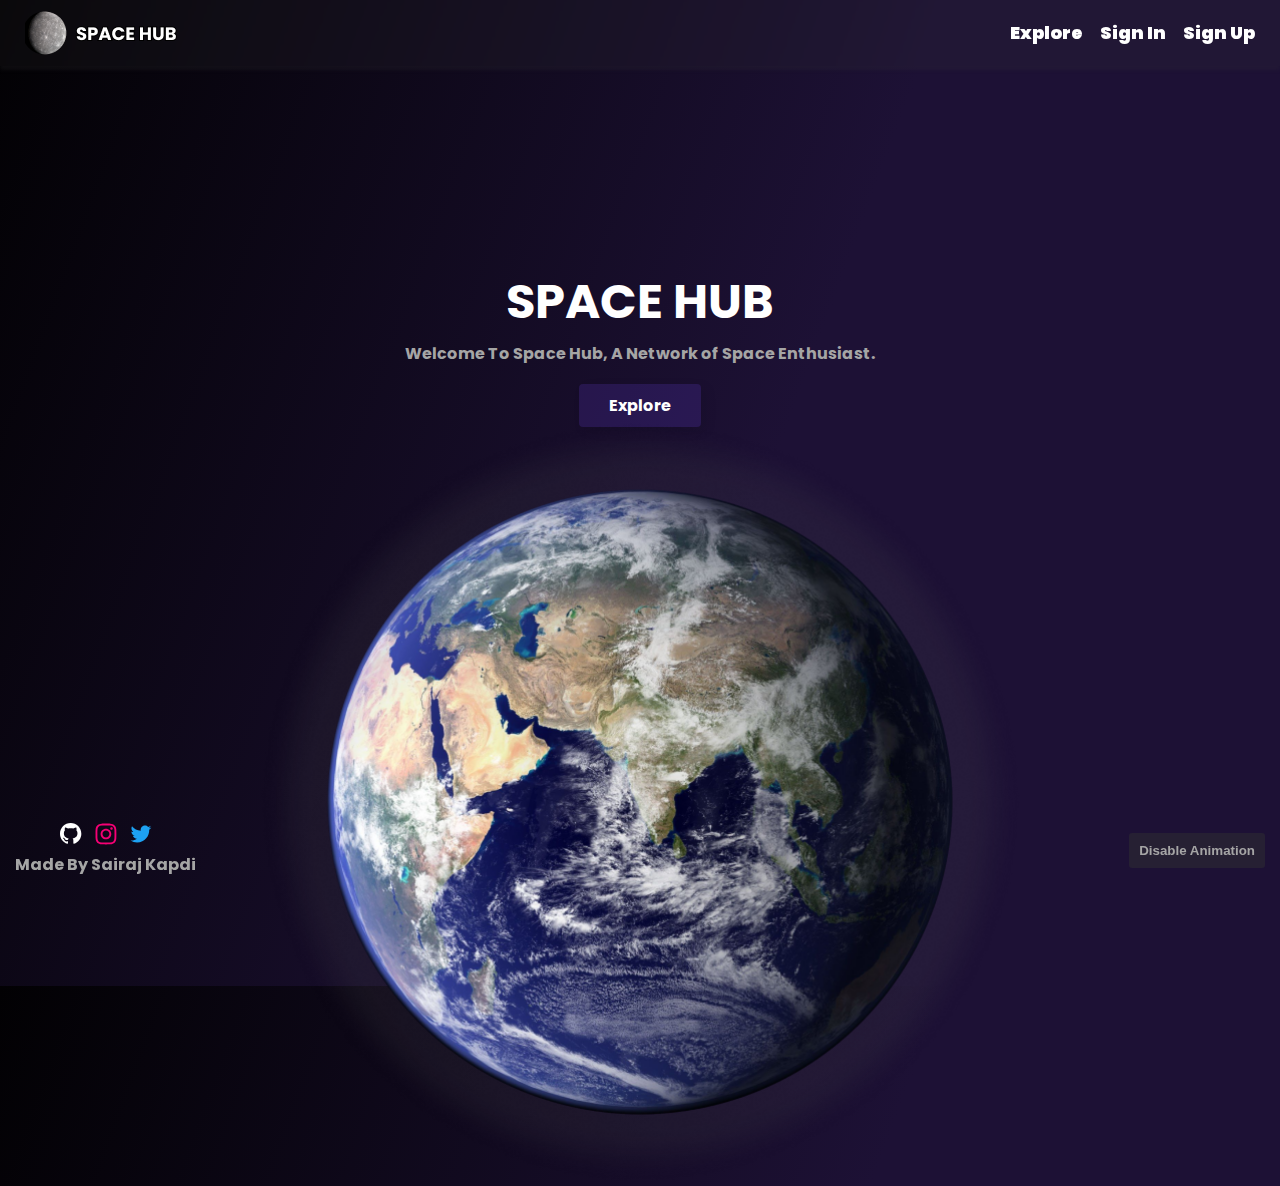
<file: templates/index.html>
<!DOCTYPE html>
<html lang="en">
  <head>
    <meta charset="UTF-8" />
    <meta http-equiv="X-UA-Compatible" content="IE=edge" />
    <meta name="viewport" content="width=device-width, initial-scale=1.0" />
    <title>Space Hub</title>
    <link rel="stylesheet" href="../css/style.css" />
    <link rel="stylesheet" href="../css/home.css" />
  </head>
  <body class="home-body">

    <header>
      <div class="container navbar">
        <img src="../assets/SH_logo.png" alt="logo" />
        <div class="navbar__navigations">
          <a href="./explore.html">Explore</a>
          <a href="./signin.html">Sign In</a>
          <a href="./signup.html">Sign Up</a>
        </div>
      </div>
    </header>

    <main class="home">
      <div class="home--heading">
        <h1>SPACE HUB</h1>
        <p>Welcome To Space Hub, A Network of Space Enthusiast.</p>
        <div>
          <a href="./explore.html">Explore</a>
        </div>
      </div>
      <img src="../assets/earth 2.png" />
    </main>

    <footer>
      <div class="container footer">
        <div class="footer__social-links">
          <div class="footer__social-link-icons">
            <a>
              <svg
                width="18"
                height="18"
                viewBox="0 0 18 18"
                fill="none"
                xmlns="http://www.w3.org/2000/svg"
              >
                <path
                  d="M8.72727 0C3.90836 0 0 3.90764 0 8.72727C0 12.5833 2.50036 15.8545 5.96873 17.0087C6.40436 17.0895 6.54545 16.8189 6.54545 16.5891V14.9644C4.11782 15.4924 3.61236 13.9345 3.61236 13.9345C3.21527 12.9258 2.64291 12.6575 2.64291 12.6575C1.85091 12.1156 2.70327 12.1273 2.70327 12.1273C3.57964 12.1884 4.04073 13.0269 4.04073 13.0269C4.81891 14.3607 6.08218 13.9753 6.58036 13.752C6.65818 13.1884 6.88436 12.8029 7.13455 12.5855C5.19636 12.3636 3.15855 11.6153 3.15855 8.272C3.15855 7.31855 3.49964 6.54036 4.05745 5.92946C3.96727 5.70909 3.66836 4.82109 4.14255 3.61964C4.14255 3.61964 4.87564 3.38545 6.54327 4.51418C7.23927 4.32073 7.98545 4.224 8.72727 4.22036C9.46909 4.224 10.216 4.32073 10.9135 4.51418C12.5796 3.38545 13.3113 3.61964 13.3113 3.61964C13.7862 4.82182 13.4873 5.70982 13.3971 5.92946C13.9571 6.54036 14.2953 7.31927 14.2953 8.272C14.2953 11.624 12.2538 12.3622 10.3105 12.5782C10.6233 12.8487 10.9091 13.3796 10.9091 14.1942V16.5891C10.9091 16.8211 11.0487 17.0938 11.4916 17.008C14.9571 15.8524 17.4545 12.5818 17.4545 8.72727C17.4545 3.90764 13.5469 0 8.72727 0Z"
                  fill="white"
                />
              </svg>
            </a>
            <a>
              <svg
                width="19"
                height="18"
                viewBox="0 0 19 18"
                fill="none"
                xmlns="http://www.w3.org/2000/svg"
              >
                <path
                  d="M9.45453 1.62225C11.8575 1.62225 12.1425 1.63125 13.092 1.67475C15.531 1.78575 16.6703 2.943 16.7813 5.364C16.8248 6.31275 16.833 6.59775 16.833 9.00075C16.833 11.4045 16.824 11.6888 16.7813 12.6375C16.6695 15.0563 15.5333 16.2157 13.092 16.3267C12.1425 16.3702 11.859 16.3792 9.45453 16.3792C7.05153 16.3792 6.76653 16.3702 5.81778 16.3267C3.37278 16.215 2.23953 15.0525 2.12853 12.6368C2.08503 11.688 2.07603 11.4037 2.07603 9C2.07603 6.597 2.08578 6.31275 2.12853 5.36325C2.24028 2.943 3.37653 1.785 5.81778 1.674C6.76728 1.63125 7.05153 1.62225 9.45453 1.62225ZM9.45453 0C7.01028 0 6.70428 0.0105 5.74428 0.054C2.47578 0.204 0.659279 2.0175 0.509279 5.289C0.465029 6.24975 0.454529 6.55575 0.454529 9C0.454529 11.4443 0.465029 11.751 0.508529 12.711C0.658529 15.9795 2.47203 17.796 5.74353 17.946C6.70428 17.9895 7.01028 18 9.45453 18C11.8988 18 12.2055 17.9895 13.1655 17.946C16.431 17.796 18.252 15.9825 18.3998 12.711C18.444 11.751 18.4545 11.4443 18.4545 9C18.4545 6.55575 18.444 6.24975 18.4005 5.28975C18.2535 2.02425 16.4378 0.20475 13.1663 0.05475C12.2055 0.0105 11.8988 0 9.45453 0V0ZM9.45453 4.3785C6.90228 4.3785 4.83303 6.44775 4.83303 9C4.83303 11.5522 6.90228 13.6222 9.45453 13.6222C12.0068 13.6222 14.076 11.553 14.076 9C14.076 6.44775 12.0068 4.3785 9.45453 4.3785ZM9.45453 12C7.79778 12 6.45453 10.6575 6.45453 9C6.45453 7.34325 7.79778 6 9.45453 6C11.1113 6 12.4545 7.34325 12.4545 9C12.4545 10.6575 11.1113 12 9.45453 12ZM14.259 3.11625C13.662 3.11625 13.1783 3.6 13.1783 4.19625C13.1783 4.7925 13.662 5.27625 14.259 5.27625C14.8553 5.27625 15.3383 4.7925 15.3383 4.19625C15.3383 3.6 14.8553 3.11625 14.259 3.11625Z"
                  fill="#F70075"
                />
              </svg>
            </a>
            <a>
              <svg
                width="18"
                height="15"
                viewBox="0 0 18 15"
                fill="none"
                xmlns="http://www.w3.org/2000/svg"
              >
                <path
                  d="M17.4546 2.22783C16.8291 2.50549 16.1569 2.69249 15.4514 2.77679C16.1718 2.34541 16.725 1.66187 16.985 0.847285C16.3113 1.24679 15.5648 1.5372 14.77 1.69374C14.1346 1.01587 13.2273 0.592285 12.2243 0.592285C9.97246 0.592285 8.3178 2.6932 8.82638 4.87416C5.92859 4.72895 3.35876 3.34062 1.63821 1.23049C0.724465 2.79804 1.16434 4.84866 2.71701 5.88708C2.14609 5.86866 1.60776 5.71212 1.13813 5.45074C1.09988 7.06645 2.25801 8.57804 3.93534 8.91449C3.44446 9.04766 2.90684 9.07883 2.36001 8.97399C2.80342 10.3595 4.09117 11.3675 5.61834 11.3958C4.15209 12.5454 2.30476 13.059 0.45459 12.8408C1.99805 13.8303 3.83192 14.4076 5.80109 14.4076C12.2767 14.4076 15.9352 8.93858 15.7142 4.03337C16.3956 3.54108 16.9871 2.92695 17.4546 2.22783Z"
                  fill="#1DA1F2"
                />
              </svg>
            </a>
          </div>
          <p>Made By Sairaj Kapdi</p>
        </div>
        <button>Disable Animation</button>
      </div>
    </footer>
  </body>
</html>
</file>
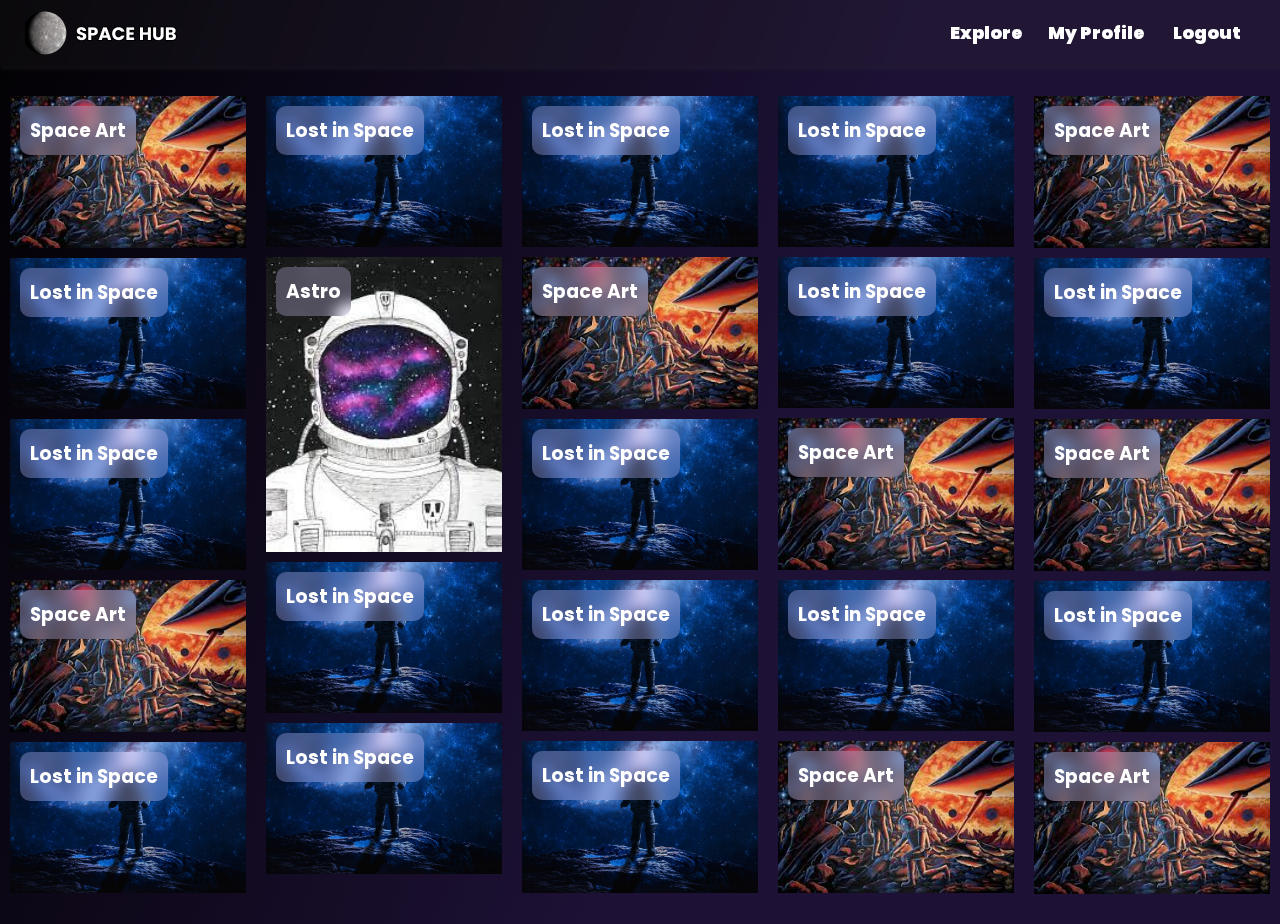
<file: templates/explore.html>
<!DOCTYPE html>
<html lang="en">

<head>
  <meta charset="UTF-8" />
  <meta http-equiv="X-UA-Compatible" content="IE=edge" />
  <meta name="viewport" content="width=device-width, initial-scale=1.0" />
  <title>Document</title>
  <link rel="stylesheet" href="../css/style.css" />
  <link rel="stylesheet" href="../css/explore.css" />
</head>

<body>
  <header>
    <div class="container navbar">
      <img src="../assets/SH_logo.png" alt="logo" />
      <div class="navbar__navigations">
        <a href="./explore.html">Explore</a>
        <a href="./profile.html">My Profile</a>
        <a href="./explore.html">Logout</a>
      </div>
    </div>
  </header>

  <main class="container">
    <div class="column">
      <div class="post">
        <div class="post-title">
          <h3>Space Art</h3>
        </div>
        <a href="./view.html">
          <img src="../assets/spaceart.jpeg" />
        </a>
      </div>
      <div class="post">
        <div class="post-title">
          <h3>Lost in Space</h3>
        </div>
        <a href="./view.html">
          <img src="../assets/astronaut.png" />
        </a>
      </div>
      <div class="post">
        <div class="post-title">
          <h3>Lost in Space</h3>
        </div>
        <a href="./view.html">
          <img src="../assets/astronaut.png" />
        </a>
      </div>
      <div class="post">
        <div class="post-title">
          <h3>Space Art</h3>
        </div>
        <a href="./view.html">
          <img src="../assets/spaceart.jpeg" />
        </a>
      </div>
      <div class="post">
        <div class="post-title">
          <h3>Lost in Space</h3>
        </div>
        <a href="./view.html">
          <img src="../assets/astronaut.png" />
        </a>
      </div>
    </div>
    <div class="column">
      <div class="post">
        <div class="post-title">
          <h3>Lost in Space</h3>
        </div>
        <a href="./view.html">
          <img src="../assets/astronaut.png" />
        </a>
      </div>
      <div class="post">
        <div class="post-title">
          <h3>Astro</h3>
        </div>
        <a href="./view.html">
          <img src="../assets/astro.jpeg" />
        </a>
      </div>
      <div class="post">
        <div class="post-title">
          <h3>Lost in Space</h3>
        </div>
        <a href="./view.html">
          <img src="../assets/astronaut.png" />
        </a>
      </div>
      <div class="post">
        <div class="post-title">
          <h3>Lost in Space</h3>
        </div>
        <a href="./view.html">
          <img src="../assets/astronaut.png" />
        </a>
      </div>
    </div>
    <div class="column">
      <div class="post">
        <div class="post-title">
          <h3>Lost in Space</h3>
        </div>
        <a href="./view.html">
          <img src="../assets/astronaut.png" />
        </a>
      </div>
      <div class="post">
        <div class="post-title">
          <h3>Space Art</h3>
        </div>
        <a href="./view.html">
          <img src="../assets/spaceart.jpeg" />
        </a>
      </div>
      <div class="post">
        <div class="post-title">
          <h3>Lost in Space</h3>
        </div>
        <a href="./view.html">
          <img src="../assets/astronaut.png" />
        </a>
      </div>
      <div class="post">
        <div class="post-title">
          <h3>Lost in Space</h3>
        </div>
        <a href="./view.html">
          <img src="../assets/astronaut.png" />
        </a>
      </div>
      <div class="post">
        <div class="post-title">
          <h3>Lost in Space</h3>
        </div>
        <a href="./view.html">
          <img src="../assets/astronaut.png" />
        </a>
      </div>
    </div>
    <div class="column">
      <div class="post">
        <div class="post-title">
          <h3>Lost in Space</h3>
        </div>
        <a href="./view.html">
          <img src="../assets/astronaut.png" />
        </a>
      </div>
      <div class="post">
        <div class="post-title">
          <h3>Lost in Space</h3>
        </div>
        <a href="./view.html">
          <img src="../assets/astronaut.png" />
        </a>
      </div>
      <div class="post">
        <div class="post-title">
          <h3>Space Art</h3>
        </div>
        <a href="./view.html">
          <img src="../assets/spaceart.jpeg" />
        </a>
      </div>
      <div class="post">
        <div class="post-title">
          <h3>Lost in Space</h3>
        </div>
        <a href="./view.html">
          <img src="../assets/astronaut.png" />
        </a>
      </div>
      <div class="post">
        <div class="post-title">
          <h3>Space Art</h3>
        </div>
        <a href="./view.html">
          <img src="../assets/spaceart.jpeg" />
        </a>
      </div>
    </div>
    <div class="column">
      <div class="post">
        <div class="post-title">
          <h3>Space Art</h3>
        </div>
        <a href="./view.html">
          <img src="../assets/spaceart.jpeg" />
        </a>
      </div>
      <div class="post">
        <div class="post-title">
          <h3>Lost in Space</h3>
        </div>
        <a href="./view.html">
          <img src="../assets/astronaut.png" />
        </a>
      </div>
      <div class="post">
        <div class="post-title">
          <h3>Space Art</h3>
        </div>
        <a href="./view.html">
          <img src="../assets/spaceart.jpeg" />
        </a>
      </div>
      <div class="post">
        <div class="post-title">
          <h3>Lost in Space</h3>
        </div>
        <a href="./view.html">
          <img src="../assets/astronaut.png" />
        </a>
      </div>
      <div class="post">
        <div class="post-title">
          <h3>Space Art</h3>
        </div>
        <a href="./view.html">
          <img src="../assets/spaceart.jpeg" />
        </a>
      </div>
    </div>
  </main>
</body>

</html>
</file>
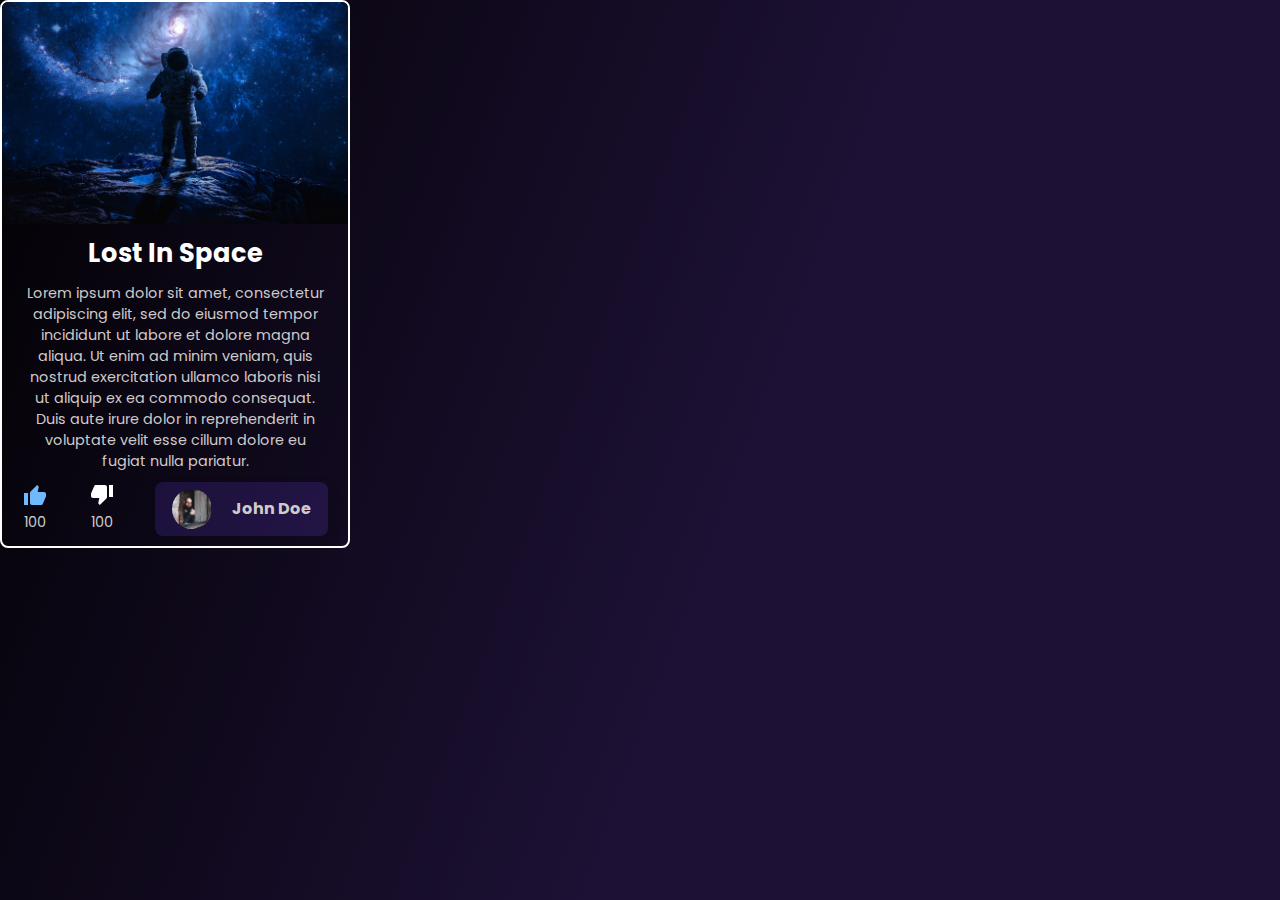
<file: templates/postCard.html>
<!DOCTYPE html>
<html lang="en">
  <head>
    <meta charset="UTF-8" />
    <meta http-equiv="X-UA-Compatible" content="IE=edge" />
    <meta name="viewport" content="width=device-width, initial-scale=1.0" />
    <title>Document</title>
    <link rel="stylesheet" href="../css/style.css" />
    <link rel="stylesheet" href="../css/postCard.css">
  </head>
  <body>
    <div class="card">
      <img src="../assets/astronaut.png" id="post-img" />
      <h3>Lost In Space</h3>
      <p>
        Lorem ipsum dolor sit amet, consectetur adipiscing elit, sed do eiusmod
        tempor incididunt ut labore et dolore magna aliqua. Ut enim ad minim
        veniam, quis nostrud exercitation ullamco laboris nisi ut aliquip ex ea
        commodo consequat. Duis aute irure dolor in reprehenderit in voluptate
        velit esse cillum dolore eu fugiat nulla pariatur.
      </p>
      <div class="card-interactions">
        <div class="card-interactions__buttons">
          <div>
            <svg
              width="22"
              height="20"
              viewBox="0 0 22 20"
              fill="none"
              xmlns="http://www.w3.org/2000/svg"
            >
              <path
                d="M0 20H4V8H0V20ZM22 9C22 7.9 21.1 7 20 7H13.69L14.64 2.43L14.67 2.11C14.67 1.7 14.5 1.32 14.23 1.05L13.17 0L6.59 6.59C6.22 6.95 6 7.45 6 8V18C6 19.1 6.9 20 8 20H17C17.83 20 18.54 19.5 18.84 18.78L21.86 11.73C21.95 11.5 22 11.26 22 11V9Z"
                fill="#6FBAFF"
              />
            </svg>
            <p>100</p>
          </div>
          <div>
            <svg
              width="22"
              height="20"
              viewBox="0 0 22 20"
              fill="none"
              xmlns="http://www.w3.org/2000/svg"
            >
              <path
                d="M14 0H5C4.17 0 3.46 0.5 3.16 1.22L0.14 8.27C0.05 8.5 0 8.74 0 9V11C0 12.1 0.9 13 2 13H8.31L7.36 17.57L7.33 17.89C7.33 18.3 7.5 18.68 7.77 18.95L8.83 20L15.42 13.41C15.78 13.05 16 12.55 16 12V2C16 0.9 15.1 0 14 0ZM18 0V12H22V0H18Z"
                fill="white"
              />
            </svg>
            <p>100</p>
          </div>
        </div>

        <div class="profile__button">
          <img src="../assets/profile.png" />
          <p>John Doe</p>
        </div>
      </div>
    </div>
  </body>
</html>
</file>
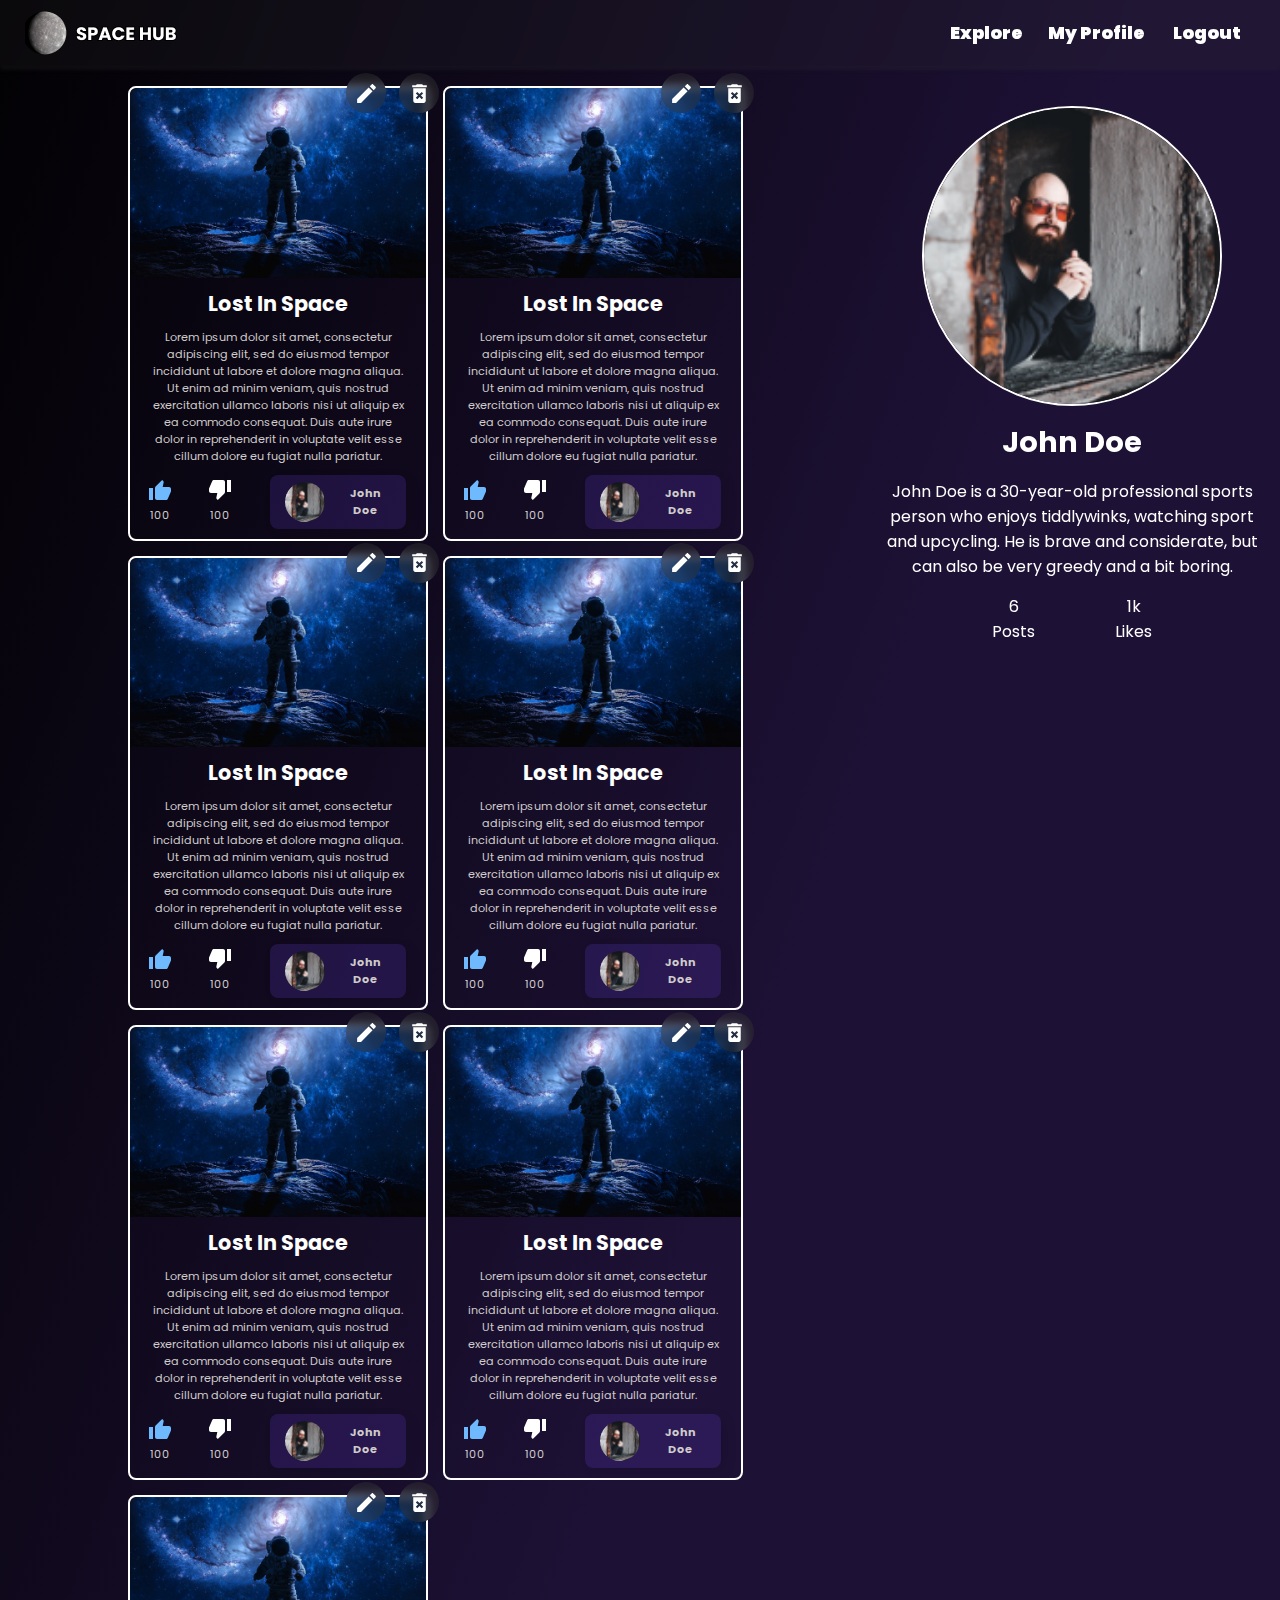
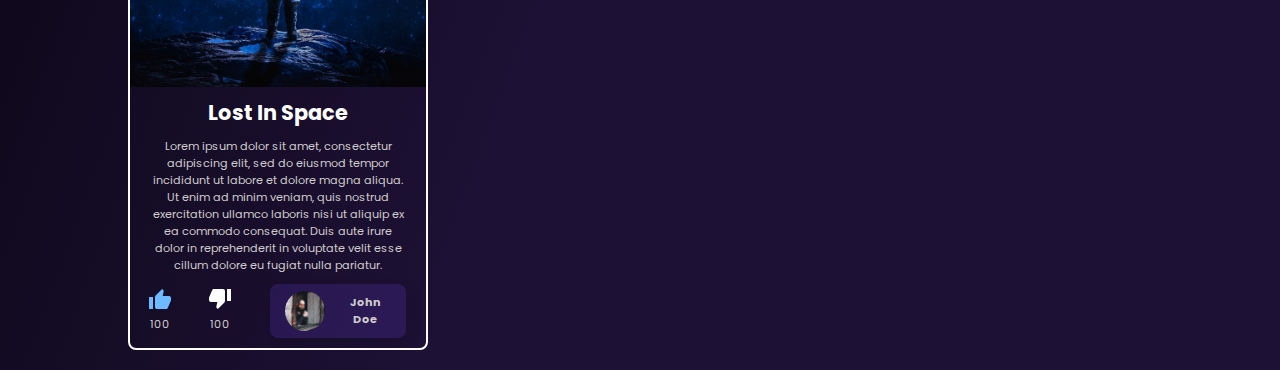
<file: templates/profile.html>
<!DOCTYPE html>
<html lang="en">
  <head>
    <meta charset="UTF-8" />
    <meta http-equiv="X-UA-Compatible" content="IE=edge" />
    <meta name="viewport" content="width=device-width, initial-scale=1.0" />
    <title>SPACE HUB | My Profile</title>
    <link rel="stylesheet" href="../css/style.css" />
    <link rel="stylesheet" href="../css/profile.css" />
  </head>
  <body>
    <header>
      <div class="container navbar">
        <img src="../assets/SH_logo.png" alt="logo" />
        <div class="navbar__navigations">
          <a href="./explore.html">Explore</a>
          <a href="./profile.html">My Profile</a>
          <a href="#">Logout</a>
        </div>
      </div>
    </header>

    <main class="container">
      <div class="post--list">
        <div class="card">
          <div class="edit">
            <img src="../assets/edit.svg" />
          </div>
          <div class="delete">
            <img src="../assets/delete.svg" />
          </div>
          <img src="../assets/astronaut.png" id="post-img" />
          <h3>Lost In Space</h3>
          <p>
            Lorem ipsum dolor sit amet, consectetur adipiscing elit, sed do
            eiusmod tempor incididunt ut labore et dolore magna aliqua. Ut enim
            ad minim veniam, quis nostrud exercitation ullamco laboris nisi ut
            aliquip ex ea commodo consequat. Duis aute irure dolor in
            reprehenderit in voluptate velit esse cillum dolore eu fugiat nulla
            pariatur.
          </p>
          <div class="card-interactions">
            <div class="card-interactions__buttons">
              <div>
                <svg
                  width="22"
                  height="20"
                  viewBox="0 0 22 20"
                  fill="none"
                  xmlns="http://www.w3.org/2000/svg"
                >
                  <path
                    d="M0 20H4V8H0V20ZM22 9C22 7.9 21.1 7 20 7H13.69L14.64 2.43L14.67 2.11C14.67 1.7 14.5 1.32 14.23 1.05L13.17 0L6.59 6.59C6.22 6.95 6 7.45 6 8V18C6 19.1 6.9 20 8 20H17C17.83 20 18.54 19.5 18.84 18.78L21.86 11.73C21.95 11.5 22 11.26 22 11V9Z"
                    fill="#6FBAFF"
                  />
                </svg>
                <p>100</p>
              </div>
              <div>
                <svg
                  width="22"
                  height="20"
                  viewBox="0 0 22 20"
                  fill="none"
                  xmlns="http://www.w3.org/2000/svg"
                >
                  <path
                    d="M14 0H5C4.17 0 3.46 0.5 3.16 1.22L0.14 8.27C0.05 8.5 0 8.74 0 9V11C0 12.1 0.9 13 2 13H8.31L7.36 17.57L7.33 17.89C7.33 18.3 7.5 18.68 7.77 18.95L8.83 20L15.42 13.41C15.78 13.05 16 12.55 16 12V2C16 0.9 15.1 0 14 0ZM18 0V12H22V0H18Z"
                    fill="white"
                  />
                </svg>
                <p>100</p>
              </div>
            </div>

            <div class="profile__button">
              <img src="../assets/profile.png" />
              <p>John Doe</p>
            </div>
          </div>
        </div>

        <div class="card">
          <div class="edit">
            <img src="../assets/edit.svg" />
          </div>
          <div class="delete">
            <img src="../assets/delete.svg" />
          </div>
          <img src="../assets/astronaut.png" id="post-img" />
          <h3>Lost In Space</h3>
          <p>
            Lorem ipsum dolor sit amet, consectetur adipiscing elit, sed do
            eiusmod tempor incididunt ut labore et dolore magna aliqua. Ut enim
            ad minim veniam, quis nostrud exercitation ullamco laboris nisi ut
            aliquip ex ea commodo consequat. Duis aute irure dolor in
            reprehenderit in voluptate velit esse cillum dolore eu fugiat nulla
            pariatur.
          </p>
          <div class="card-interactions">
            <div class="card-interactions__buttons">
              <div>
                <svg
                  width="22"
                  height="20"
                  viewBox="0 0 22 20"
                  fill="none"
                  xmlns="http://www.w3.org/2000/svg"
                >
                  <path
                    d="M0 20H4V8H0V20ZM22 9C22 7.9 21.1 7 20 7H13.69L14.64 2.43L14.67 2.11C14.67 1.7 14.5 1.32 14.23 1.05L13.17 0L6.59 6.59C6.22 6.95 6 7.45 6 8V18C6 19.1 6.9 20 8 20H17C17.83 20 18.54 19.5 18.84 18.78L21.86 11.73C21.95 11.5 22 11.26 22 11V9Z"
                    fill="#6FBAFF"
                  />
                </svg>
                <p>100</p>
              </div>
              <div>
                <svg
                  width="22"
                  height="20"
                  viewBox="0 0 22 20"
                  fill="none"
                  xmlns="http://www.w3.org/2000/svg"
                >
                  <path
                    d="M14 0H5C4.17 0 3.46 0.5 3.16 1.22L0.14 8.27C0.05 8.5 0 8.74 0 9V11C0 12.1 0.9 13 2 13H8.31L7.36 17.57L7.33 17.89C7.33 18.3 7.5 18.68 7.77 18.95L8.83 20L15.42 13.41C15.78 13.05 16 12.55 16 12V2C16 0.9 15.1 0 14 0ZM18 0V12H22V0H18Z"
                    fill="white"
                  />
                </svg>
                <p>100</p>
              </div>
            </div>

            <div class="profile__button">
              <img src="../assets/profile.png" />
              <p>John Doe</p>
            </div>
          </div>
        </div>

        <div class="card">
          <div class="edit">
            <img src="../assets/edit.svg" />
          </div>
          <div class="delete">
            <img src="../assets/delete.svg" />
          </div>
          <img src="../assets/astronaut.png" id="post-img" />
          <h3>Lost In Space</h3>
          <p>
            Lorem ipsum dolor sit amet, consectetur adipiscing elit, sed do
            eiusmod tempor incididunt ut labore et dolore magna aliqua. Ut enim
            ad minim veniam, quis nostrud exercitation ullamco laboris nisi ut
            aliquip ex ea commodo consequat. Duis aute irure dolor in
            reprehenderit in voluptate velit esse cillum dolore eu fugiat nulla
            pariatur.
          </p>
          <div class="card-interactions">
            <div class="card-interactions__buttons">
              <div>
                <svg
                  width="22"
                  height="20"
                  viewBox="0 0 22 20"
                  fill="none"
                  xmlns="http://www.w3.org/2000/svg"
                >
                  <path
                    d="M0 20H4V8H0V20ZM22 9C22 7.9 21.1 7 20 7H13.69L14.64 2.43L14.67 2.11C14.67 1.7 14.5 1.32 14.23 1.05L13.17 0L6.59 6.59C6.22 6.95 6 7.45 6 8V18C6 19.1 6.9 20 8 20H17C17.83 20 18.54 19.5 18.84 18.78L21.86 11.73C21.95 11.5 22 11.26 22 11V9Z"
                    fill="#6FBAFF"
                  />
                </svg>
                <p>100</p>
              </div>
              <div>
                <svg
                  width="22"
                  height="20"
                  viewBox="0 0 22 20"
                  fill="none"
                  xmlns="http://www.w3.org/2000/svg"
                >
                  <path
                    d="M14 0H5C4.17 0 3.46 0.5 3.16 1.22L0.14 8.27C0.05 8.5 0 8.74 0 9V11C0 12.1 0.9 13 2 13H8.31L7.36 17.57L7.33 17.89C7.33 18.3 7.5 18.68 7.77 18.95L8.83 20L15.42 13.41C15.78 13.05 16 12.55 16 12V2C16 0.9 15.1 0 14 0ZM18 0V12H22V0H18Z"
                    fill="white"
                  />
                </svg>
                <p>100</p>
              </div>
            </div>

            <div class="profile__button">
              <img src="../assets/profile.png" />
              <p>John Doe</p>
            </div>
          </div>
        </div>

        <div class="card">
          <div class="edit">
            <img src="../assets/edit.svg" />
          </div>
          <div class="delete">
            <img src="../assets/delete.svg" />
          </div>
          <img src="../assets/astronaut.png" id="post-img" />
          <h3>Lost In Space</h3>
          <p>
            Lorem ipsum dolor sit amet, consectetur adipiscing elit, sed do
            eiusmod tempor incididunt ut labore et dolore magna aliqua. Ut enim
            ad minim veniam, quis nostrud exercitation ullamco laboris nisi ut
            aliquip ex ea commodo consequat. Duis aute irure dolor in
            reprehenderit in voluptate velit esse cillum dolore eu fugiat nulla
            pariatur.
          </p>
          <div class="card-interactions">
            <div class="card-interactions__buttons">
              <div>
                <svg
                  width="22"
                  height="20"
                  viewBox="0 0 22 20"
                  fill="none"
                  xmlns="http://www.w3.org/2000/svg"
                >
                  <path
                    d="M0 20H4V8H0V20ZM22 9C22 7.9 21.1 7 20 7H13.69L14.64 2.43L14.67 2.11C14.67 1.7 14.5 1.32 14.23 1.05L13.17 0L6.59 6.59C6.22 6.95 6 7.45 6 8V18C6 19.1 6.9 20 8 20H17C17.83 20 18.54 19.5 18.84 18.78L21.86 11.73C21.95 11.5 22 11.26 22 11V9Z"
                    fill="#6FBAFF"
                  />
                </svg>
                <p>100</p>
              </div>
              <div>
                <svg
                  width="22"
                  height="20"
                  viewBox="0 0 22 20"
                  fill="none"
                  xmlns="http://www.w3.org/2000/svg"
                >
                  <path
                    d="M14 0H5C4.17 0 3.46 0.5 3.16 1.22L0.14 8.27C0.05 8.5 0 8.74 0 9V11C0 12.1 0.9 13 2 13H8.31L7.36 17.57L7.33 17.89C7.33 18.3 7.5 18.68 7.77 18.95L8.83 20L15.42 13.41C15.78 13.05 16 12.55 16 12V2C16 0.9 15.1 0 14 0ZM18 0V12H22V0H18Z"
                    fill="white"
                  />
                </svg>
                <p>100</p>
              </div>
            </div>

            <div class="profile__button">
              <img src="../assets/profile.png" />
              <p>John Doe</p>
            </div>
          </div>
        </div>
        <div class="card">
          <div class="edit">
            <img src="../assets/edit.svg" />
          </div>
          <div class="delete">
            <img src="../assets/delete.svg" />
          </div>
          <img src="../assets/astronaut.png" id="post-img" />
          <h3>Lost In Space</h3>
          <p>
            Lorem ipsum dolor sit amet, consectetur adipiscing elit, sed do
            eiusmod tempor incididunt ut labore et dolore magna aliqua. Ut enim
            ad minim veniam, quis nostrud exercitation ullamco laboris nisi ut
            aliquip ex ea commodo consequat. Duis aute irure dolor in
            reprehenderit in voluptate velit esse cillum dolore eu fugiat nulla
            pariatur.
          </p>
          <div class="card-interactions">
            <div class="card-interactions__buttons">
              <div>
                <svg
                  width="22"
                  height="20"
                  viewBox="0 0 22 20"
                  fill="none"
                  xmlns="http://www.w3.org/2000/svg"
                >
                  <path
                    d="M0 20H4V8H0V20ZM22 9C22 7.9 21.1 7 20 7H13.69L14.64 2.43L14.67 2.11C14.67 1.7 14.5 1.32 14.23 1.05L13.17 0L6.59 6.59C6.22 6.95 6 7.45 6 8V18C6 19.1 6.9 20 8 20H17C17.83 20 18.54 19.5 18.84 18.78L21.86 11.73C21.95 11.5 22 11.26 22 11V9Z"
                    fill="#6FBAFF"
                  />
                </svg>
                <p>100</p>
              </div>
              <div>
                <svg
                  width="22"
                  height="20"
                  viewBox="0 0 22 20"
                  fill="none"
                  xmlns="http://www.w3.org/2000/svg"
                >
                  <path
                    d="M14 0H5C4.17 0 3.46 0.5 3.16 1.22L0.14 8.27C0.05 8.5 0 8.74 0 9V11C0 12.1 0.9 13 2 13H8.31L7.36 17.57L7.33 17.89C7.33 18.3 7.5 18.68 7.77 18.95L8.83 20L15.42 13.41C15.78 13.05 16 12.55 16 12V2C16 0.9 15.1 0 14 0ZM18 0V12H22V0H18Z"
                    fill="white"
                  />
                </svg>
                <p>100</p>
              </div>
            </div>

            <div class="profile__button">
              <img src="../assets/profile.png" />
              <p>John Doe</p>
            </div>
          </div>
        </div>
        <div class="card">
          <div class="edit">
            <img src="../assets/edit.svg" />
          </div>
          <div class="delete">
            <img src="../assets/delete.svg" />
          </div>
          <img src="../assets/astronaut.png" id="post-img" />
          <h3>Lost In Space</h3>
          <p>
            Lorem ipsum dolor sit amet, consectetur adipiscing elit, sed do
            eiusmod tempor incididunt ut labore et dolore magna aliqua. Ut enim
            ad minim veniam, quis nostrud exercitation ullamco laboris nisi ut
            aliquip ex ea commodo consequat. Duis aute irure dolor in
            reprehenderit in voluptate velit esse cillum dolore eu fugiat nulla
            pariatur.
          </p>
          <div class="card-interactions">
            <div class="card-interactions__buttons">
              <div>
                <svg
                  width="22"
                  height="20"
                  viewBox="0 0 22 20"
                  fill="none"
                  xmlns="http://www.w3.org/2000/svg"
                >
                  <path
                    d="M0 20H4V8H0V20ZM22 9C22 7.9 21.1 7 20 7H13.69L14.64 2.43L14.67 2.11C14.67 1.7 14.5 1.32 14.23 1.05L13.17 0L6.59 6.59C6.22 6.95 6 7.45 6 8V18C6 19.1 6.9 20 8 20H17C17.83 20 18.54 19.5 18.84 18.78L21.86 11.73C21.95 11.5 22 11.26 22 11V9Z"
                    fill="#6FBAFF"
                  />
                </svg>
                <p>100</p>
              </div>
              <div>
                <svg
                  width="22"
                  height="20"
                  viewBox="0 0 22 20"
                  fill="none"
                  xmlns="http://www.w3.org/2000/svg"
                >
                  <path
                    d="M14 0H5C4.17 0 3.46 0.5 3.16 1.22L0.14 8.27C0.05 8.5 0 8.74 0 9V11C0 12.1 0.9 13 2 13H8.31L7.36 17.57L7.33 17.89C7.33 18.3 7.5 18.68 7.77 18.95L8.83 20L15.42 13.41C15.78 13.05 16 12.55 16 12V2C16 0.9 15.1 0 14 0ZM18 0V12H22V0H18Z"
                    fill="white"
                  />
                </svg>
                <p>100</p>
              </div>
            </div>

            <div class="profile__button">
              <img src="../assets/profile.png" />
              <p>John Doe</p>
            </div>
          </div>
        </div>
        <div class="card">
          <div class="edit">
            <img src="../assets/edit.svg" />
          </div>
          <div class="delete">
            <img src="../assets/delete.svg" />
          </div>
          <img src="../assets/astronaut.png" id="post-img" />
          <h3>Lost In Space</h3>
          <p>
            Lorem ipsum dolor sit amet, consectetur adipiscing elit, sed do
            eiusmod tempor incididunt ut labore et dolore magna aliqua. Ut enim
            ad minim veniam, quis nostrud exercitation ullamco laboris nisi ut
            aliquip ex ea commodo consequat. Duis aute irure dolor in
            reprehenderit in voluptate velit esse cillum dolore eu fugiat nulla
            pariatur.
          </p>
          <div class="card-interactions">
            <div class="card-interactions__buttons">
              <div>
                <svg
                  width="22"
                  height="20"
                  viewBox="0 0 22 20"
                  fill="none"
                  xmlns="http://www.w3.org/2000/svg"
                >
                  <path
                    d="M0 20H4V8H0V20ZM22 9C22 7.9 21.1 7 20 7H13.69L14.64 2.43L14.67 2.11C14.67 1.7 14.5 1.32 14.23 1.05L13.17 0L6.59 6.59C6.22 6.95 6 7.45 6 8V18C6 19.1 6.9 20 8 20H17C17.83 20 18.54 19.5 18.84 18.78L21.86 11.73C21.95 11.5 22 11.26 22 11V9Z"
                    fill="#6FBAFF"
                  />
                </svg>
                <p>100</p>
              </div>
              <div>
                <svg
                  width="22"
                  height="20"
                  viewBox="0 0 22 20"
                  fill="none"
                  xmlns="http://www.w3.org/2000/svg"
                >
                  <path
                    d="M14 0H5C4.17 0 3.46 0.5 3.16 1.22L0.14 8.27C0.05 8.5 0 8.74 0 9V11C0 12.1 0.9 13 2 13H8.31L7.36 17.57L7.33 17.89C7.33 18.3 7.5 18.68 7.77 18.95L8.83 20L15.42 13.41C15.78 13.05 16 12.55 16 12V2C16 0.9 15.1 0 14 0ZM18 0V12H22V0H18Z"
                    fill="white"
                  />
                </svg>
                <p>100</p>
              </div>
            </div>

            <div class="profile__button">
              <img src="../assets/profile.png" />
              <p>John Doe</p>
            </div>
          </div>
        </div>
      </div>

      <aside>
        <div class="profile-details-wrapper">
          <img src="../assets/profile.png" id="profile" />
          <h2>John Doe</h2>
          <p>
            John Doe is a 30-year-old professional sports person who enjoys
            tiddlywinks, watching sport and upcycling. He is brave and
            considerate, but can also be very greedy and a bit boring.
          </p>
          <div class="profile-data">
            <div>
              <p>6</p>
              <p>Posts</p>
            </div>
            <div>
              <p>1k</p>
              <p>Likes</p>
            </div>
          </div>
        </div>
      </aside>
    </main>
  </body>
</html>
</file>
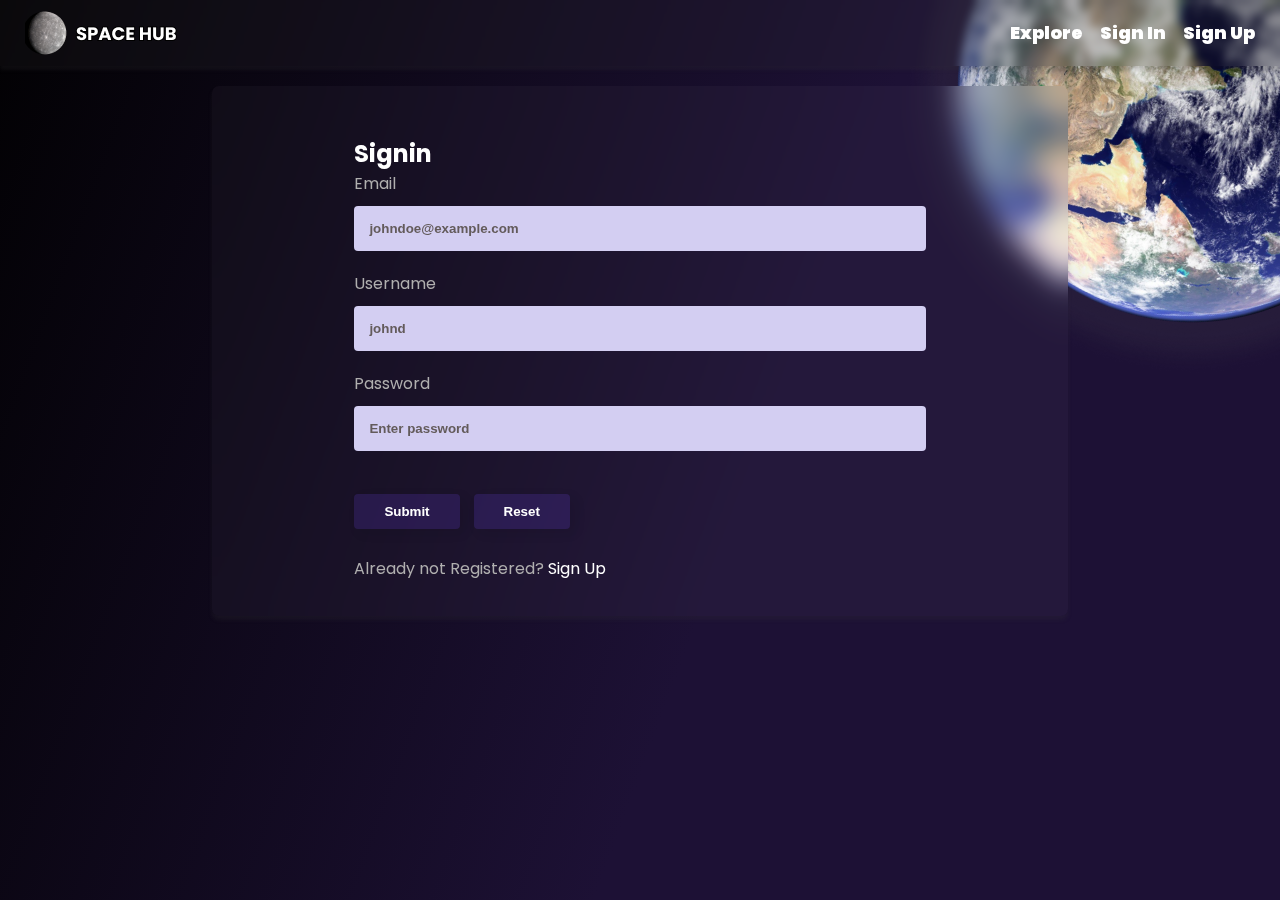
<file: templates/signin.html>
<!DOCTYPE html>
<html lang="en">
  <head>
    <meta charset="UTF-8" />
    <meta http-equiv="X-UA-Compatible" content="IE=edge" />
    <meta name="viewport" content="width=device-width, initial-scale=1.0" />
    <title>Document</title>
    <link rel="stylesheet" href="../css/style.css" />
    <link rel="stylesheet" href="../css/signup.css" />
  </head>
  <body>
    <header>
      <div class="container navbar">
        <img src="../assets/SH_logo.png" alt="logo" />
        <div class="navbar__navigations">
          <a href="./explore.html">Explore</a>
          <a href="./signin.html">Sign In</a>
          <a href="./signup.html">Sign Up</a>
        </div>
      </div>
    </header>
    <img src="../assets/earth 2.png" id="earth" />
    <main>
      <div class="form-wrapper">
        <h2>Signin</h2>
        <form method="GET" onsubmit="handleSubmit(event)">
          <div class="form-inline--item">
            <label>Email <span id="email-vld"></span></label>
            <input type="email" placeholder="johndoe@example.com" id="email" />
          </div>

          <div class="form-inline--item">
            <label>Username <span id="uname-vld"></span></label>
            <input type="text" placeholder="johnd" id="uname" />
          </div>

          <div class="form-inline--item">
            <label>Password <span id="psd-vld"></span></label>
            <input type="password" placeholder="Enter password" id="psd"/>
          </div>

          <div class="form-buttons">
            <input type="submit" />
            <input type="reset" />
          </div>

          <p>Already not Registered? <a href="./signup.html">Sign Up</a></p>
        </form>
      </div>
    </main>
    <script src="../js/signin.js"></script>
  </body>
</html>
</file>
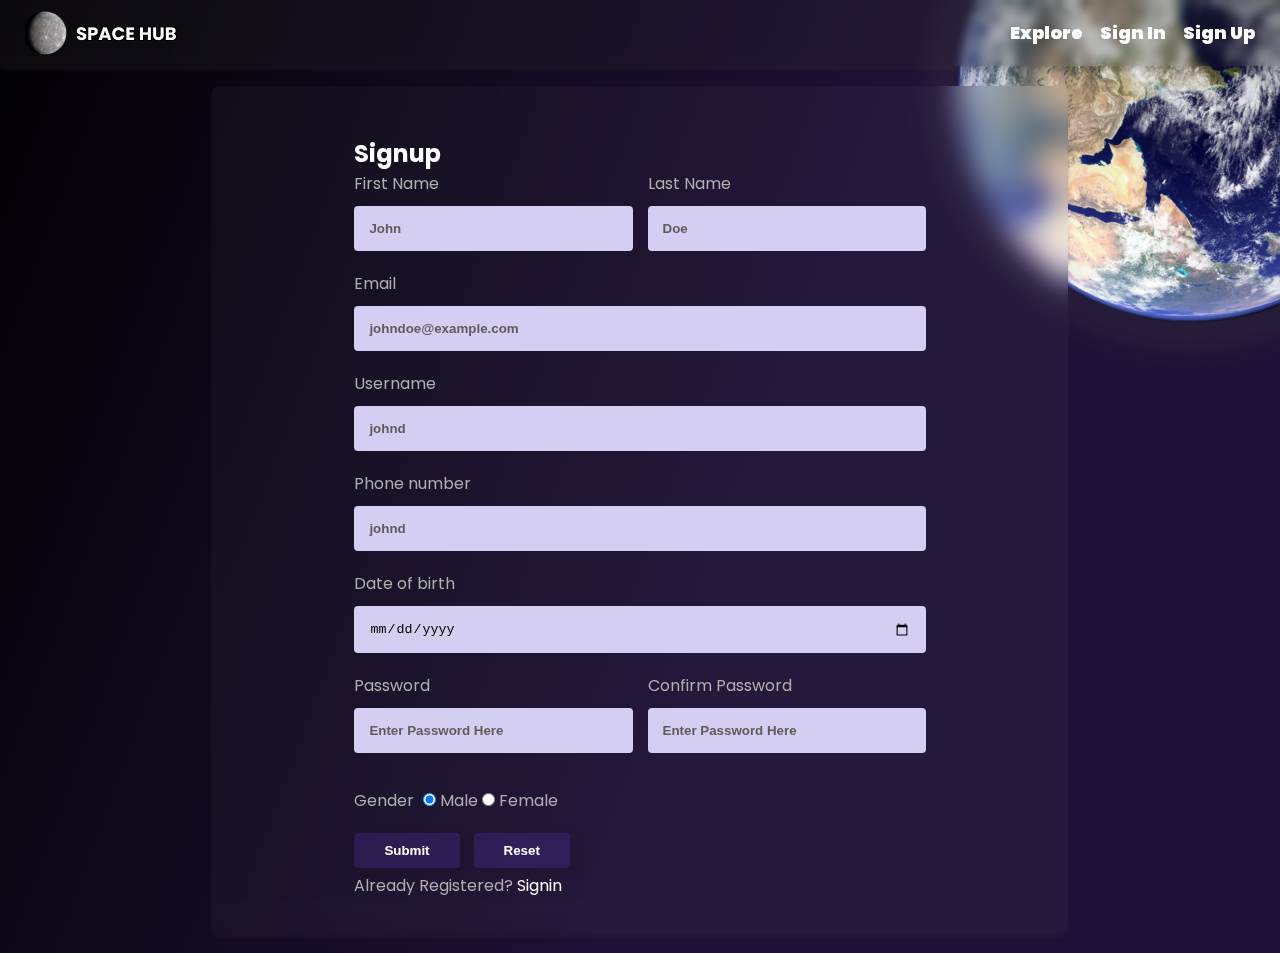
<file: templates/signup.html>
<!DOCTYPE html>
<html lang="en">
  <head>
    <meta charset="UTF-8" />
    <meta http-equiv="X-UA-Compatible" content="IE=edge" />
    <meta name="viewport" content="width=device-width, initial-scale=1.0" />
    <title>Document</title>
    <link rel="stylesheet" href="../css/style.css" />
    <link rel="stylesheet" href="../css/signup.css" />
  </head>
  <body>
    <header>
      <div class="container navbar">
        <img src="../assets/SH_logo.png" alt="logo" />
        <div class="navbar__navigations">
          <a href="./explore.html">Explore</a>
          <a href="./signin.html">Sign In</a>
          <a href="./signup.html">Sign Up</a>
        </div>
      </div>
    </header>
    <img src="../assets/earth 2.png" id="earth" />
    <main>
      <div class="form-wrapper">
        <h2>Signup</h2>
        <form method="GET" onsubmit="handleSubmit(event)">

          <div class="form-item">

            <div class="form-inline--item">
              <label>First Name   <span id="fName-vld"></span> </label>
              <input type="text" placeholder="John" id="fname" />
            </div>

            <div class="form-inline--item">
              <label>Last Name <span id="lName-vld"> </span> </label>
              <input type="text" placeholder="Doe"  id="lname" />
            </div>

          </div>

          <div class="form-inline--item">
            <label>Email <span id="email-vld"></span></label>
            <input type="email" placeholder="johndoe@example.com"  id="email" />
          </div>

          <div class="form-inline--item">
            <label>Username <span id="uname-vld"></span></label>
            <input type="text" placeholder="johnd"  id="uname" />
          </div>

          <div class="form-inline--item">
            <label>Phone number <span id="ph-vld"></span></label>
            <input type="number" placeholder="johnd" id="phNumber" />
          </div>

          <div class="form-inline--item">
            <label>Date of birth <span id="dob-vld"></span></label>
            <input type="date" placeholder="johnd" id="dob" />
          </div>

          <div class="form-item password-form-item">
            <div class="form-inline--item">
              <label>Password <span id="psd-vld"></span> </label>
              <input type="password" placeholder="Enter Password Here" id="psd" />
            </div>
            <div class="form-inline--item">
              <label>Confirm Password <span id="cpsd-vld"></span></label>
              <input type="password" placeholder="Enter Password Here" id="cpsd" />
            </div>
            <span id="psd-mvld"></span>
          </div>
              
          <div class="form__radiobuttons">
              <label>Gender</label>
              <input type="radio" value="Male" name="gender" checked> Male</input>
              <input type="radio" value="Female" name="gender"> Female</input>
          </div>

          <div class="form-buttons">
              <input type="submit" />
              <input type="reset" />
          </div>

          <p>Already Registered? <a href="./signin.html">Signin</a></p>
        </form>
      </div>
      <script src="../js/signup.js"></script>
    </main>
  </body>
</html>
</file>
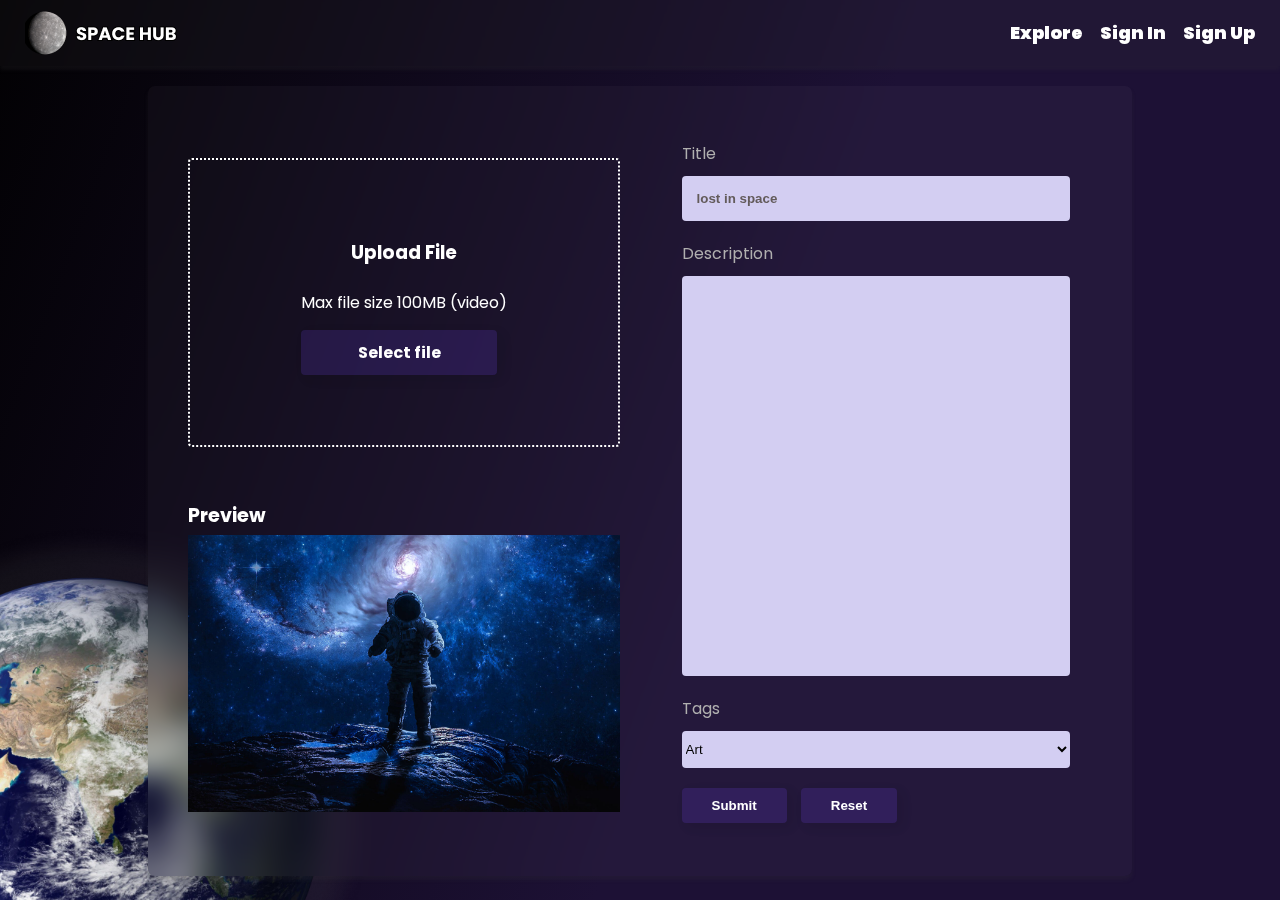
<file: templates/upload.html>
<!DOCTYPE html>
<html lang="en">
  <head>
    <meta charset="UTF-8" />
    <meta http-equiv="X-UA-Compatible" content="IE=edge" />
    <meta name="viewport" content="width=device-width, initial-scale=1.0" />
    <title>Document</title>
    <link rel="stylesheet" href="../css/style.css" />
    <link rel="stylesheet" href="../css/upload.css" />
  </head>
  <body>
    <header>
      <div class="container navbar">
        <img src="../assets/SH_logo.png" alt="logo" />
        <div class="navbar__navigations">
          <a href="./explore.html">Explore</a>
          <a href="./signin.html">Sign In</a>
          <a href="./signup.html">Sign Up</a>
        </div>
      </div>
    </header>
    <img src="../assets/earth 2.png" id="earth" />
    <main>
      <div class="form-wrapper">
        <div class="upload__form-left">
          <div class="upload__section--upload">
            <h3>Upload File</h3>
            <p>Max file size 100MB (video)</p>
            <input type="file" id="files" class="hidden" onchange="handleFileInput()" />
            <label for="files">Select file</label>
          </div>
          <div class="upload__section--preview">
            <h3>Preview <span id="file-vld"></span></h3>
            <img src="../assets/astronaut.png" id="preview" />
          </div>
        </div>

        <div class="upload__form-right">
          <form method="GET" onsubmit="handleSubmit(event)">
            <div class="form-inline--item">
              <label>Title <span id="title-vld"></span></label>
              <input type="text" placeholder="lost in space" id="title" />
            </div>

            <div class="form-inline--item">
              <label>Description <span id="desc-vld"></span></label>
              <textarea id="description"></textarea>
            </div>

            <div class="form-inline--item">
              <label>Tags <span id="tag-vld"></span></label>
              <select id="tags">
                <option>Art</option>
                <option>PS</option>
                <option>Astronaut</option>
              </select>
            </div>

            <div class="form-buttons">
              <input type="submit" />
              <input type="reset" />
            </div>
          </form>
        </div>
      </div>
    </main>
    <script src="../js/upload.js"></script>
  </body>
</html>
</file>
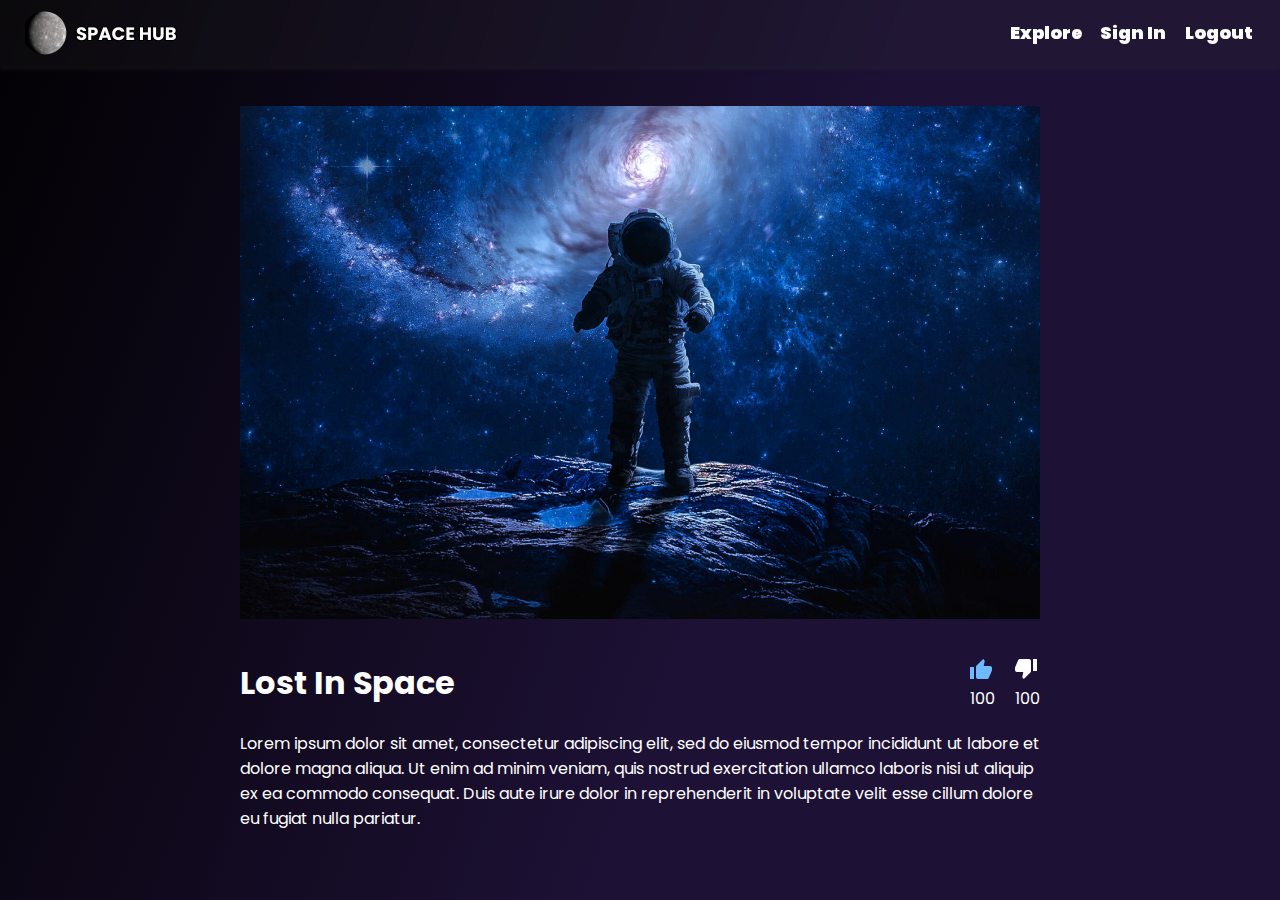
<file: templates/view.html>
<!DOCTYPE html>
<html lang="en">
  <head>
    <meta charset="UTF-8" />
    <meta http-equiv="X-UA-Compatible" content="IE=edge" />
    <meta name="viewport" content="width=device-width, initial-scale=1.0" />
    <title>SPACE HUB</title>
    <link rel="stylesheet" href="../css/style.css" />
    <link rel="stylesheet" href="../css/view.css" />
  </head>
  <body>
    <header>
      <div class="container navbar">
        <img src="../assets/SH_logo.png" alt="logo" />
        <div class="navbar__navigations">
          <a href="./explore.html">Explore</a>
          <a href="./profile.html">Sign In</a>
          <a href="#">Logout</a>
        </div>
      </div>
    </header>

    <main class="container view__main">
      <img src="../assets/astronaut.png" />

      <div>
        <div class="view__main--data">
          <h1>Lost In Space</h1>
          <div class="like__buttons">
            <div class="like__butons--count">
              <svg
                width="22"
                height="20"
                viewBox="0 0 22 20"
                fill="none"
                xmlns="http://www.w3.org/2000/svg"
              >
                <path
                  d="M0 20H4V8H0V20ZM22 9C22 7.9 21.1 7 20 7H13.69L14.64 2.43L14.67 2.11C14.67 1.7 14.5 1.32 14.23 1.05L13.17 0L6.59 6.59C6.22 6.95 6 7.45 6 8V18C6 19.1 6.9 20 8 20H17C17.83 20 18.54 19.5 18.84 18.78L21.86 11.73C21.95 11.5 22 11.26 22 11V9Z"
                  fill="#6FBAFF"
                />
              </svg>
              <p>100</p>
            </div>
            <div class="like__butons--count">
              <svg
                width="22"
                height="20"
                viewBox="0 0 22 20"
                fill="none"
                xmlns="http://www.w3.org/2000/svg"
              >
                <path
                  d="M14 0H5C4.17 0 3.46 0.5 3.16 1.22L0.14 8.27C0.05 8.5 0 8.74 0 9V11C0 12.1 0.9 13 2 13H8.31L7.36 17.57L7.33 17.89C7.33 18.3 7.5 18.68 7.77 18.95L8.83 20L15.42 13.41C15.78 13.05 16 12.55 16 12V2C16 0.9 15.1 0 14 0ZM18 0V12H22V0H18Z"
                  fill="white"
                />
              </svg>

              <p>100</p>
            </div>
          </div>
        </div>
        <p>
          Lorem ipsum dolor sit amet, consectetur adipiscing elit, sed do
          eiusmod tempor incididunt ut labore et dolore magna aliqua. Ut enim ad
          minim veniam, quis nostrud exercitation ullamco laboris nisi ut
          aliquip ex ea commodo consequat. Duis aute irure dolor in
          reprehenderit in voluptate velit esse cillum dolore eu fugiat nulla
          pariatur.
        </p>
      </div>
    </main>
  </body>
</html>
</file>
<file: css/style.css>
@import url('https://fonts.googleapis.com/css2?family=Poppins&display=swap');

* {
  margin: 0;
  padding: 0;
  box-sizing: border-box;
}

html {
  font-family: 'Poppins', sans-serif;
}

body {
  background: linear-gradient(110.27deg, #020103 0%, #1d1135 57.52%);
  min-height: 100vh;
}

::-webkit-scrollbar {
  width: 8px;
  border-radius: 10px;
}

::-webkit-scrollbar-track{
  background: rgba(118, 73, 254, 0.17);
  border-radius: 10px;
}
::-webkit-scrollbar-thumb{
  background: #d3cef2;
  border-radius: 10px;
}


.container {
  max-width: 1800px;
  margin: 0 auto;
}

header {
  padding: 10px;
  background: rgba(51, 51, 51, 0.17);
  box-shadow: 0px 4px 4px rgba(57, 57, 57, 0.21);
  backdrop-filter: blur(4px);
  position: sticky;
  top: 0px;
  z-index: 100;
}
.navbar {
  display: flex;
  justify-content: space-between;
  align-items: center;
  margin: 0 auto;
  padding: 0 15px;
}

.navbar__navigations {
  display: grid;
  grid-template-columns: 1fr 1fr 1fr;
  grid-gap: 13px;
  justify-content: center;
  align-items: center;
  text-align: center;
}

.navbar__navigations a {
  color: #ffffff;
  font-weight: 300;
  font-size: 1.1rem;
  cursor: pointer;
  transition: 500ms;
  text-decoration: none;
  font-weight: 900;
}

.navbar__navigations a:hover {
  color: #bbbbbb;
}
</file>
<file: css/home.css>
footer {
  position: fixed;
  bottom: 0px;
  height: 100px;
  max-height: 140px;
  width: 100vw;
}

.footer {
  display: flex;
  justify-content: space-between;
  align-items: center;
  margin: 0 auto;
  padding: 0 15px;
  height: 100%;
}

.footer button {
  padding: 10px;
  background: rgba(51, 51, 51, 0.46);
  backdrop-filter: blur(4px);
  border-radius: 3px;
  border: none;
  color: #a5a5a5;
  cursor: pointer;
  font-weight: bold;
}

.footer__social-links {
  display: flex;
  flex-direction: column;
  align-items: center;
  justify-content: space-around;
}

.footer__social-links p {
  color: #a5a5a5;
  font-weight: bold;
}

.footer__social-link-icons {
  display: grid;
  grid-template-columns: 1fr 1fr 1fr;
  grid-gap: 13px;
}

.footer__social-link-icons svg {
  width: 22px;
  height: 22px;
}

.home-body {
  overflow: hidden;
}

.home {
  display: flex;
  justify-content: center;
  flex-direction: column;
  align-items: center;
  position: relative;
  top: 200px;
}

.home img {
  width: 60vw;
}

.home--heading {
  color: white;
  text-align: center;
  display: grid;
  grid-gap: 15px;
  grid-template-rows: auto auto auto;
}

.home--heading h1 {
  font-size: 3rem;
}

.home--heading p {
  color: #a5a5a5;
  font-weight: bold;
  position: relative;
  top: -12px;
}

.home--heading a {
  padding: 10px 30px;
  background: rgba(118, 73, 254, 0.17);
  box-shadow: 5px 4px 12px rgba(0, 0, 0, 0.09);
  border-radius: 4px;
  border: none;
  color: #ffffff;
  cursor: pointer;
  font-weight: bold;
  transition: 500ms;
  text-decoration: none;
}

.home--heading a:hover {
  color: #bbbbbb;
}
</file>
<file: css/explore.css>
main {
  display: flex;
  padding: 20px 0px;
}

main img {
  cursor: pointer;
  vertical-align: middle;
  width: 100%;
}

.post {
  transition: transform 0.2s;
  margin: 10px;
}

.post:hover {
  transform: scale(1.05);
}

.column {
  flex: 25%;
  max-width: 25%;
  /* border: 2px solid white; */
}

.post h3 {
  margin: 10px;
  color: #ffffff;
}

.post-title {
  position: absolute;
  height: fit-content;
  background-color: red;
  margin: 10px;
  width: auto;
  background: rgba(214, 200, 255, 0.29);
  backdrop-filter: blur(7px);
  border-radius: 10px;
}
</file>
<file: css/postCard.css>
.card {
  max-width: 500px;
  width: 350px;
  color: white;
  border: 2px solid white;
  display: grid;
  grid-template-rows: auto auto auto 1fr;
  grid-gap: 10px;
  text-align: center;
  border-radius: 8px;
  overflow: hidden;
}
.card h3 {
  font-size: 1.6rem;
}

.card p {
  font-size: 0.9rem;
  color: #CFCBCB;
}

.card h3,
p {
  margin: 0 20px;
}

#post-img {
  width: 100%;
}

.card-interactions {
    display: grid;
    grid-template-columns: auto auto;
    margin-bottom: 10px;
}

.card-interactions__buttons {
    display: flex;
    justify-content: space-around;
    align-items: center;
}

.profile__button {
  display: flex;
  align-items: center;
  justify-content: space-around;
  padding: 7px 15px;
  margin: 0 20px;
  font-weight: bolder;
  background: rgba(118, 73, 254, 0.17);
  box-shadow: 5px 4px 12px rgba(0, 0, 0, 0.09);
  border-radius: 4px;
  border-radius: 8px;
}

.profile__button p {
  font-size: 1rem;
  margin: 0;
  margin-left: 15px;
}

.profile__button img {
  width: 40px;
  border-radius: 50%;
}

.card-interactions__buttons div svg {
    cursor: pointer;
}
</file>
<file: css/profile.css>
main {
  width: 80vw;
  padding: 20px 0px 0px 0px;
  display: flex;
  padding-bottom: 20px;
}

.post--list {
  width: 70%;
  display: grid;
  grid-template-columns: repeat(auto-fit, 300px);
  grid-gap: 15px;
}

.profile-details-wrapper {
  position: fixed;
  max-width: 450px;
}

aside {
  width: 30%;
  height: 100%;
  padding: 20px;
}

aside .profile-details-wrapper {
  display: grid;
  grid-template-rows: auto auto auto auto 1fr;
  grid-gap: 15px;
  text-align: center;
  align-items: center;
  justify-content: center;
  color: white;
  /* position: fixed;
  right: 120px; */
}

#profile {
  margin: 0 auto;
  width: 300px;
  max-width: 500px;
  min-width: 250px;
  border-radius: 50%;
  border: 2px solid #ffffff;
}

aside .profile-details-wrapper h2 {
  font-size: 1.8rem;
  font-weight: bolder;
}

.profile-data {
  margin: 0 auto;
  display: grid;
  grid-template-columns: auto auto;
  grid-gap: 40px;
  justify-content: space-between;
}

.card {
  max-width: 500px;
  width: 300px;
  height: fit-content;
  color: white;
  border: 2px solid white;
  display: grid;
  grid-template-rows: auto auto auto 1fr;
  grid-gap: 10px;
  text-align: center;
  border-radius: 8px;
  position: relative;
}

.card h3 {
  font-size: 1.3rem;
}

.card p {
  font-size: 0.7rem;
  color: #cfcbcb;
}

.card h3,
p {
  margin: 0 20px;
}

#post-img {
  width: 100%;
  border-radius: 8px 8px 0px 0px;
}

.card-interactions {
  display: grid;
  grid-template-columns: auto auto;
  margin-bottom: 10px;
}

.card-interactions__buttons {
  display: flex;
  justify-content: space-around;
  align-items: center;
}

.profile__button {
  display: flex;
  align-items: center;
  justify-content: space-around;
  padding: 7px 15px;
  margin: 0 20px;
  font-weight: bolder;
  background: rgba(118, 73, 254, 0.17);
  box-shadow: 5px 4px 12px rgba(0, 0, 0, 0.09);
  border-radius: 4px;
  border-radius: 8px;
}

.profile__button p {
  font-size: 0.7rem;
  margin: 0;
  margin-left: 15px;
}

.profile__button img {
  width: 40px;
  border-radius: 50%;
}

.card-interactions__buttons div svg {
  cursor: pointer;
}

.edit {
  width: 40px;
  height: 40px;
  background: rgba(51, 51, 51, 0.46);
  backdrop-filter: blur(4px);
  position: absolute;
  right: 30px;
  top: -15px;
  border-radius: 50%;
  display: flex;
  justify-content: center;
  align-items: center;
  margin-right: 10px;
  cursor: pointer;
}

.edit img {
  width: 25px;
}


.delete {
  width: 40px;
  height: 40px;
  background: rgba(51, 51, 51, 0.46);
  backdrop-filter: blur(4px);
  position: absolute;
  right: -13px;
  top: -15px;
  border-radius: 50%;
  display: flex;
  justify-content: center;
  cursor: pointer;
  align-items: center;
}

.delete img {
  width: 25px;
}
</file>
<file: css/signup.css>
body {
  overflow-x: hidden;
}

#earth {
  position: fixed;
  right: -200px;
  top: -200px;
  width: 45vw;
  z-index: -1;
  transform: rotate(-70deg);
}

main {
  width: 70vw;
  min-height: calc(100vh - 70px);
  /* height: calc(100vh - 70px); */
  padding: 20px;
  margin: 0 auto;
}

.form-wrapper {
  width: 100%;
  height: 100%;
  max-height: 1080px;
  max-width: 1800px;
  margin: 0 auto;
  background: rgba(255, 255, 255, 0.03);
  box-shadow: 0px 4px 4px rgba(57, 57, 57, 0.21);
  backdrop-filter: blur(14px);
  border-radius: 7px;
  padding: 20px;
  overflow: auto;
}

.form-wrapper h2 {
  margin: 0 15%;
  color: #ffffff;
  margin-top: 30px;
}

form {
  margin: 0 15%;
  display: grid;
  grid-template-rows: 1fr 1fr 1fr 1fr;
  align-items: center;
  grid-gap: 20px;
  color: #b0afaf;
}

form label {
  font-size: 1rem;
}

.form-item {
  display: grid;
  grid-template-columns: 1fr 1fr;
  grid-gap: 15px;
}

.password-form-item {
  grid-template-rows: auto auto;
}

#psd-mvld {
  grid-column: 1 / 3;
}

.form-inline--item {
  display: flex;
  flex-direction: column;
}

.form-inline--item input {
  margin-top: 10px;
}

.form-inline--item input {
  padding: 15px;
  border: none;
  background: #d3cef2;
  border-radius: 4px;
}

.form-inline--item input::placeholder {
  color: #635b5b;
  font-weight: bold;
}

.form__radiobuttons input {
  font-size: 1.4rem;
}

.form__radiobuttons label {
  margin-right: 5px;
}

.form-buttons input {
  padding: 10px 30px;
  background: rgba(118, 73, 254, 0.17);
  box-shadow: 5px 4px 12px rgba(0, 0, 0, 0.09);
  border-radius: 4px;
  border: none;
  color: #ffffff;
  cursor: pointer;
  font-weight: bold;
  transition: 500ms;
  text-decoration: none;
  margin-right: 10px;
}

form p {
  color: #b0afaf;
  position: relative;
  top: -15px;
}

form p a {
  text-decoration: none;
  color: #ffffff;
}
</file>
<file: css/upload.css>
body {
  overflow-x: hidden;
}

#earth {
  position: fixed;
  left: -200px;
  bottom: -200px;
  width: 45vw;
  z-index: -1;
}

main {
  width: 80vw;
  height: calc(100vh - 70px);
  padding: 20px;
  margin: 0 auto;
}

.form-wrapper {
  width: 100%;
  height: 100%;
  max-height: 1080px;
  max-width: 1800px;
  margin: 0 auto;
  background: rgba(255, 255, 255, 0.03);
  box-shadow: 0px 4px 4px rgba(57, 57, 57, 0.21);
  backdrop-filter: blur(14px);
  border-radius: 7px;
  padding: 20px;
  /* border: 2px solid #ffffff; */
  display: flex;
}

.upload__form-left {
  width: 50%;
  height: 100%;
  padding: 20px;
  overflow: auto;
  overflow-x: hidden;
  display: grid;
  flex-direction: column;
  justify-content: center;
  align-items: center;
}

.upload__section--upload {
  margin-top: 15px;
  color: white;
  display: grid;
  grid-template-rows: 1fr 1fr 1fr;
  grid-gap: 5px;
  align-items: center;
  justify-content: center;
  text-align: center;
  border: 2px dotted white;
  padding: 70px 70px;
  border-radius: 4px;
}

.upload__section--upload input {
  margin: 0 auto;
}

.upload__section--upload label {
  padding: 10px 30px;
  background: rgba(118, 73, 254, 0.17);
  box-shadow: 5px 4px 12px rgba(0, 0, 0, 0.09);
  border-radius: 4px;
  border: none;
  color: #ffffff;
  cursor: pointer;
  font-weight: bold;
  transition: 500ms;
  text-decoration: none;
  margin-right: 10px;
}

.hidden {
  display: none;
}

.upload__section--preview h3 {
  color: #ffffff;
  font-weight: bolder;
  font-size: larger;
  margin-top: 20px;
}

#preview {
  margin-top: 5px;
  width: 100%;
  max-width: 900px;
  cursor: pointer;
}

.upload__form-right {
  width: 50%;
  height: 100%;
  padding: 20px;
  overflow: auto;
  overflow-x: hidden;
}

form {
  margin: 0 5%;
  display: grid;
  grid-template-rows: auto auto auto auto;
  align-items: center;
  grid-gap: 20px;
  margin-top: 15px;
  color: #b0afaf;
}

form label {
  font-size: 1rem;
}

.form-inline--item {
  display: flex;
  flex-direction: column;
}

.form-inline--item input,
select,
textarea {
  margin-top: 10px;
}

.form-inline--item input,
textarea {
  padding: 15px;
  border: none;
  background: #d3cef2;
  border-radius: 4px;
}

.form-inline--item select {
  padding: 10px 0px;
  border: none;
  background: #d3cef2;
  border-radius: 4px;
}

.form-inline--item textarea {
  height: 400px;
  resize: none;
}

.form-inline--item input::placeholder {
  color: #635b5b;
  font-weight: bold;
}

.form-buttons input {
  padding: 10px 30px;
  background: rgba(118, 73, 254, 0.17);
  box-shadow: 5px 4px 12px rgba(0, 0, 0, 0.09);
  border-radius: 4px;
  border: none;
  color: #ffffff;
  cursor: pointer;
  font-weight: bold;
  transition: 500ms;
  text-decoration: none;
  margin-right: 10px;
}
</file>
<file: css/view.css>
.view__main {
  display: grid;
  grid-template-rows: 1fr auto;
  grid-template-columns: 800px;
  justify-content: center;
  align-items: center;
  grid-gap: 20px;
  width: 60%;
  margin-top: 40px;
  color: #ffffff;
}
.view__main img {
  margin: auto;
  width: 100%;
  max-width: 800px;
}
.view__main--data {
  display: flex;
  justify-content: space-between;
  padding: 20px 0px;
}
.like__buttons {
  display: grid;
  grid-template-columns: auto auto;
  align-items: center;
  justify-content: center;
  grid-gap: 20px;
}

.like__buttons--count {
  display: grid;
  grid-template-rows: auto auto;
}
</file>
